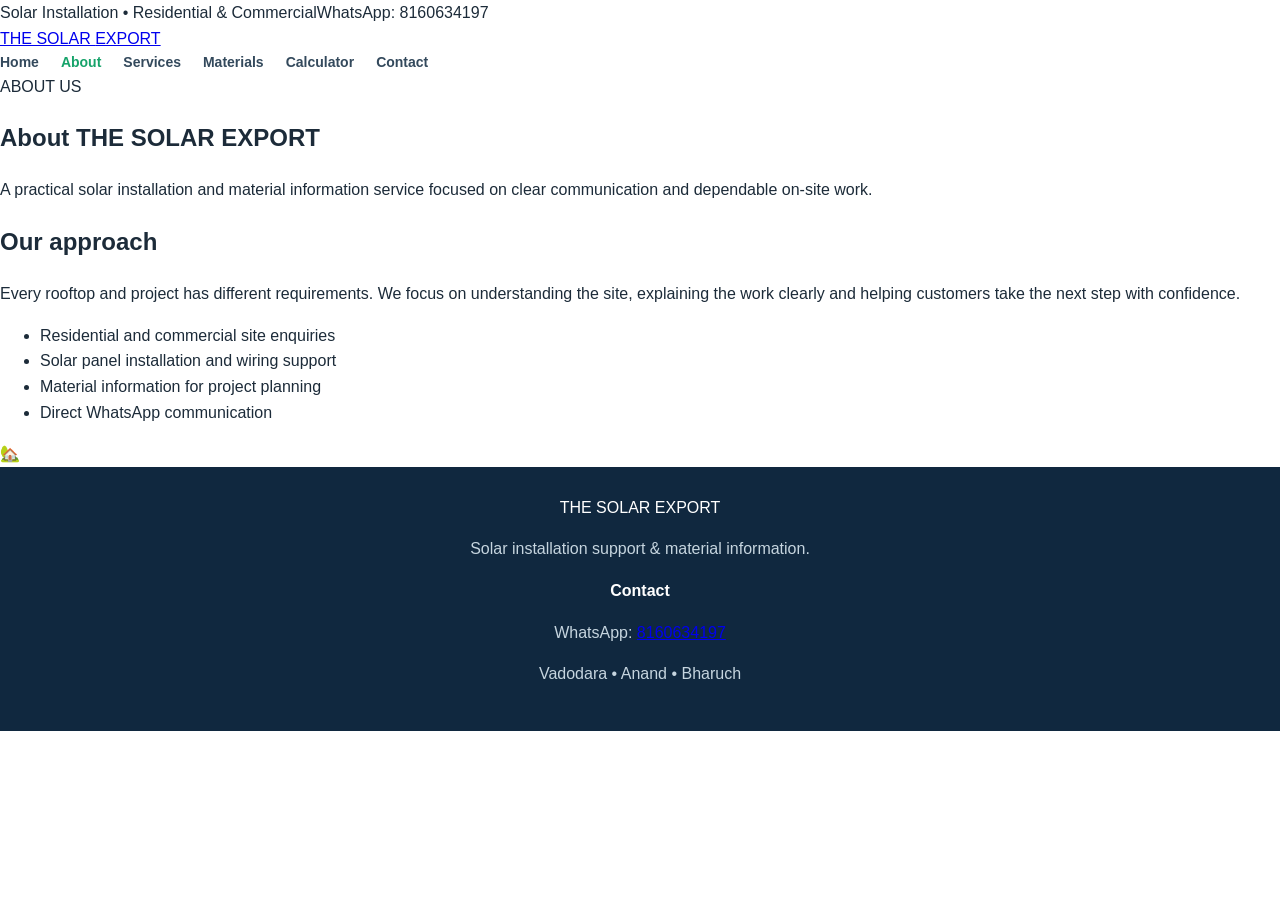
<file: about.html>
<!doctype html>
<html lang="en"><head><meta charset="utf-8"><meta name="viewport" content="width=device-width, initial-scale=1"><meta name="description" content="THE SOLAR EXPORT - Solar installation support, materials and enquiries."><title>About | THE SOLAR EXPORT</title><link rel="stylesheet" href="style.css"></head><body>
<div class="top"><span>Solar Installation • Residential & Commercial</span><span>WhatsApp: 8160634197</span></div>
<header><div class="nav"><a class="logo" href="index.html">THE SOLAR <span>EXPORT</span></a><nav><a class="" href="index.html">Home</a><a class="active" href="about.html">About</a><a class="" href="services.html">Services</a><a class="" href="materials.html">Materials</a><a class="" href="calculator.html">Calculator</a><a class="" href="contact.html">Contact</a></nav></div></header>

<section class="pagehead"><div class="container"><span class="tag">ABOUT US</span><h1>About THE SOLAR EXPORT</h1><p class="lead">A practical solar installation and material information service focused on clear communication and dependable on-site work.</p></div></section>
<section class="container split"><div><h2>Our approach</h2><p>Every rooftop and project has different requirements. We focus on understanding the site, explaining the work clearly and helping customers take the next step with confidence.</p><ul class="clean"><li>Residential and commercial site enquiries</li><li>Solar panel installation and wiring support</li><li>Material information for project planning</li><li>Direct WhatsApp communication</li></ul></div><div class="visual">🏡</div></section>

<footer><div class="foot"><div><div class="logo" style="color:white">THE SOLAR <span>EXPORT</span></div><p>Solar installation support & material information.</p></div><div><b>Contact</b><p>WhatsApp: <a href="https://wa.me/918160634197">8160634197</a></p><p>Vadodara • Anand • Bharuch</p></div></div></footer>
</body></html>
</file>
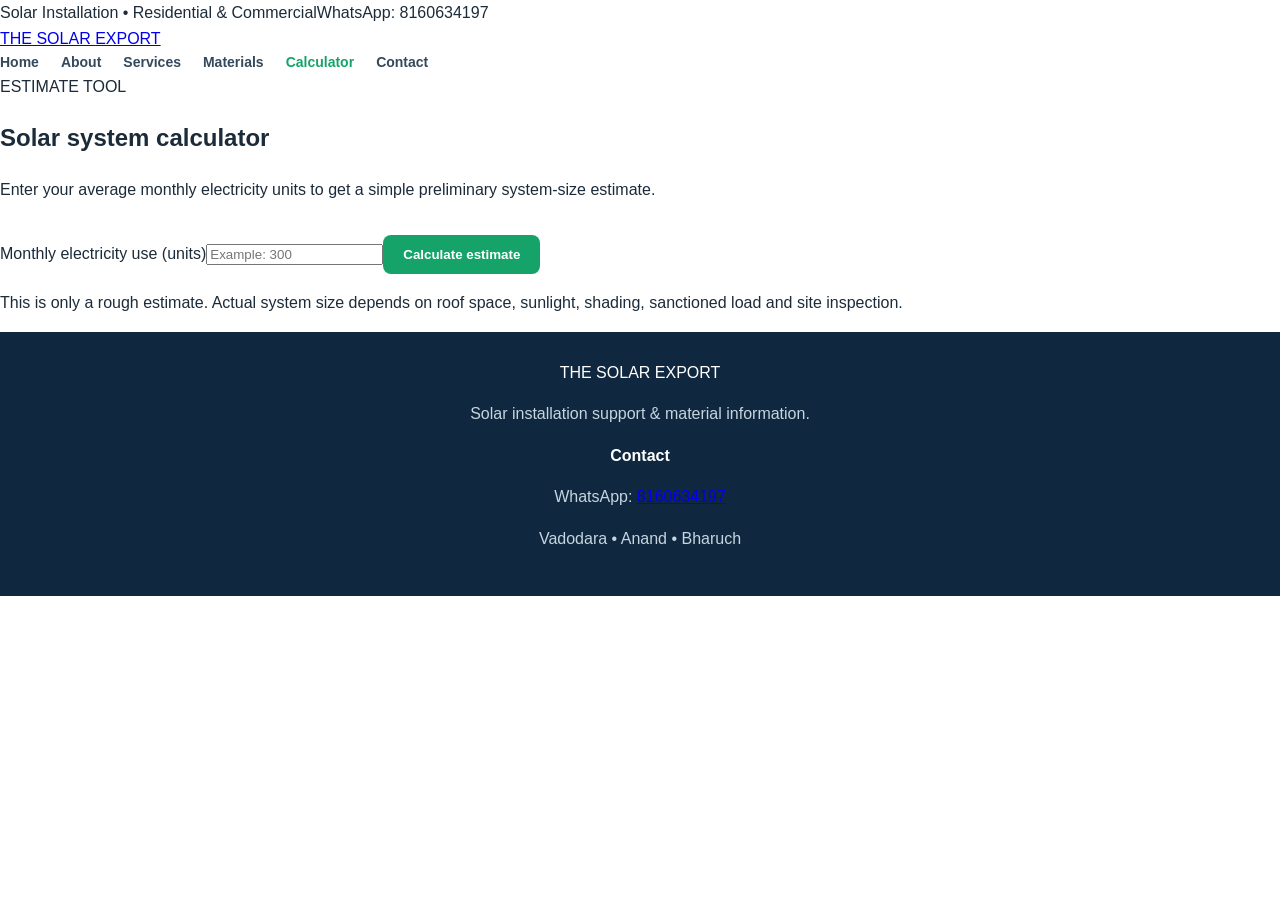
<file: calculator.html>
<!doctype html>
<html lang="en"><head><meta charset="utf-8"><meta name="viewport" content="width=device-width, initial-scale=1"><meta name="description" content="THE SOLAR EXPORT - Solar installation support, materials and enquiries."><title>Solar Calculator | THE SOLAR EXPORT</title><link rel="stylesheet" href="style.css"></head><body>
<div class="top"><span>Solar Installation • Residential & Commercial</span><span>WhatsApp: 8160634197</span></div>
<header><div class="nav"><a class="logo" href="index.html">THE SOLAR <span>EXPORT</span></a><nav><a class="" href="index.html">Home</a><a class="" href="about.html">About</a><a class="" href="services.html">Services</a><a class="" href="materials.html">Materials</a><a class="active" href="calculator.html">Calculator</a><a class="" href="contact.html">Contact</a></nav></div></header>

<section class="pagehead"><div class="container"><span class="tag">ESTIMATE TOOL</span><h1>Solar system calculator</h1><p class="lead">Enter your average monthly electricity units to get a simple preliminary system-size estimate.</p></div></section>
<section class="container"><div class="card form"><label for="units">Monthly electricity use (units)</label><input id="units" type="number" min="1" placeholder="Example: 300"><button class="btn dark" style="border:0;margin-top:16px;cursor:pointer" onclick="calc()">Calculate estimate</button><div id="out" class="result" aria-live="polite"></div><p class="lead">This is only a rough estimate. Actual system size depends on roof space, sunlight, shading, sanctioned load and site inspection.</p></div></section>
<script>function calc(){const u=Number(document.getElementById('units').value);const o=document.getElementById('out');if(!u||u<1){o.textContent='Please enter monthly units.';return;}const kw=(u/30/4).toFixed(1);o.textContent='Approximate system size: '+kw+' kW';}</script>

<footer><div class="foot"><div><div class="logo" style="color:white">THE SOLAR <span>EXPORT</span></div><p>Solar installation support & material information.</p></div><div><b>Contact</b><p>WhatsApp: <a href="https://wa.me/918160634197">8160634197</a></p><p>Vadodara • Anand • Bharuch</p></div></div></footer>
</body></html>
</file>
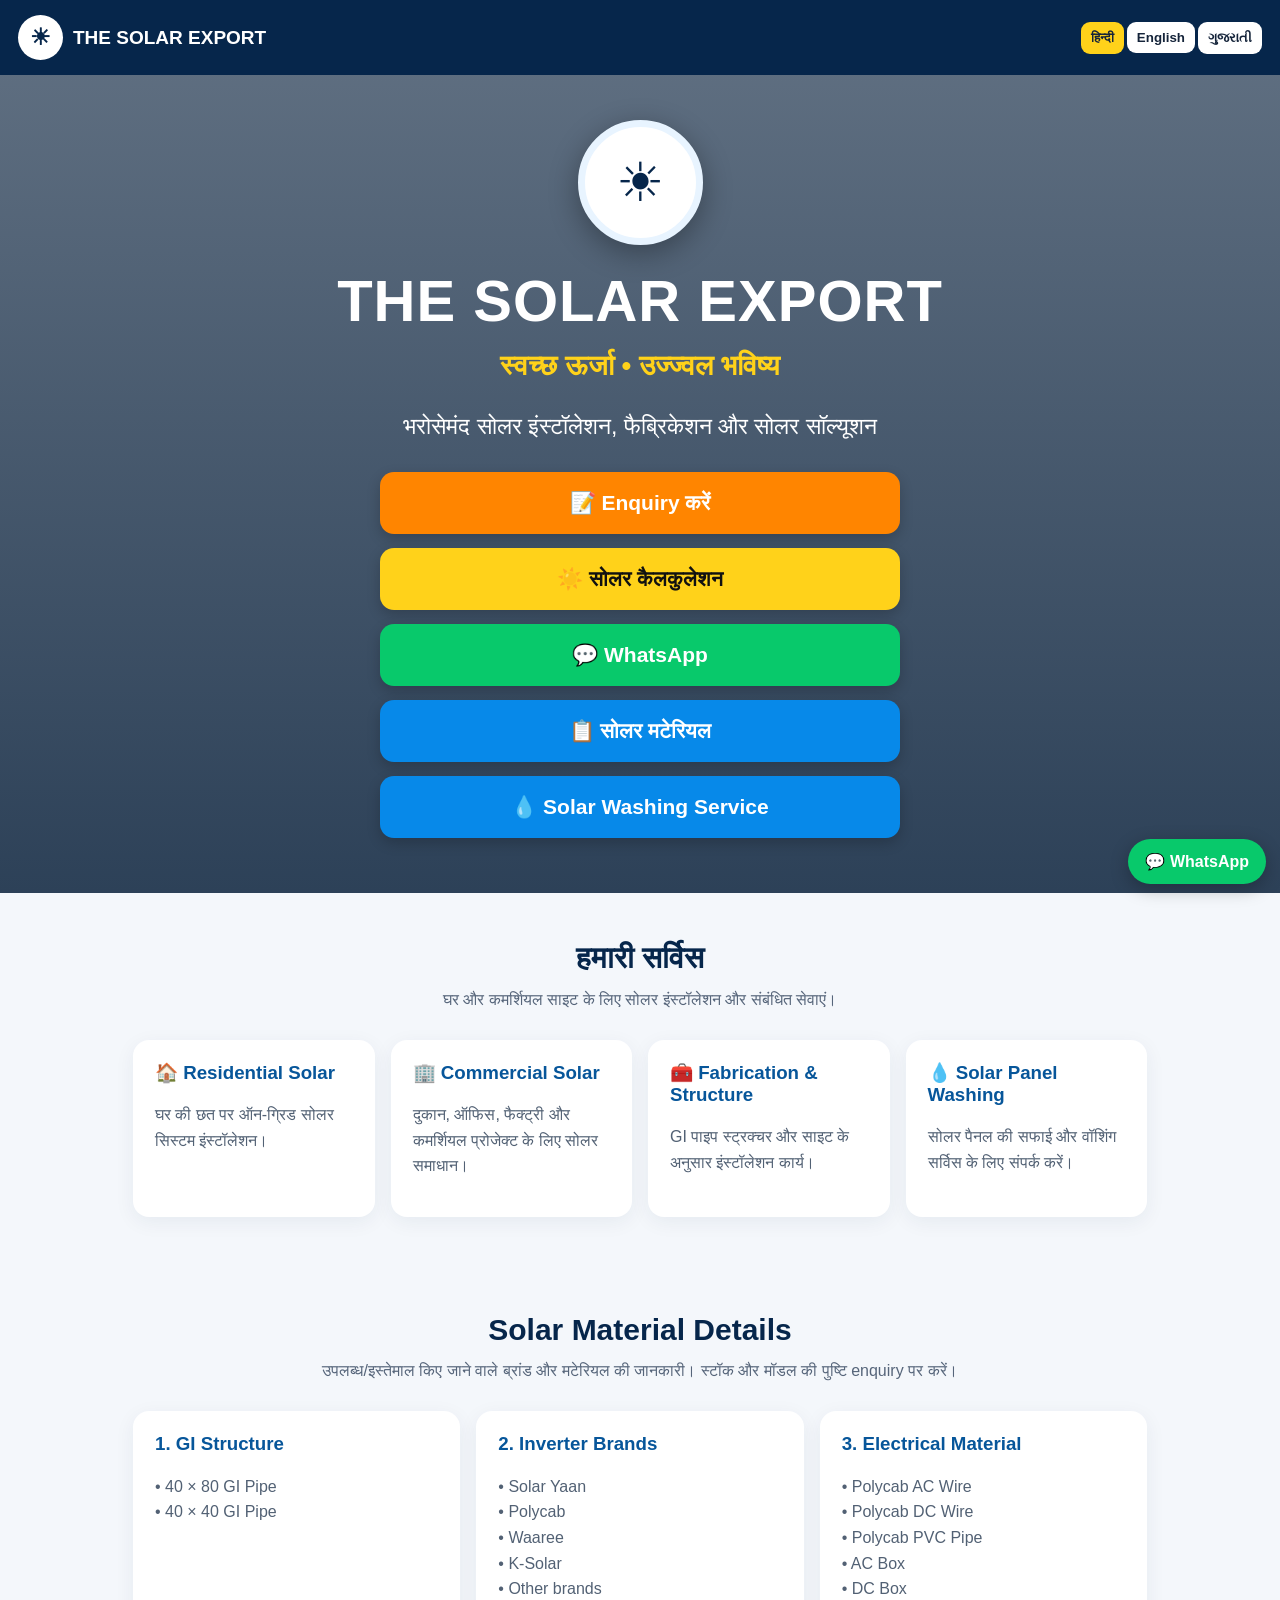
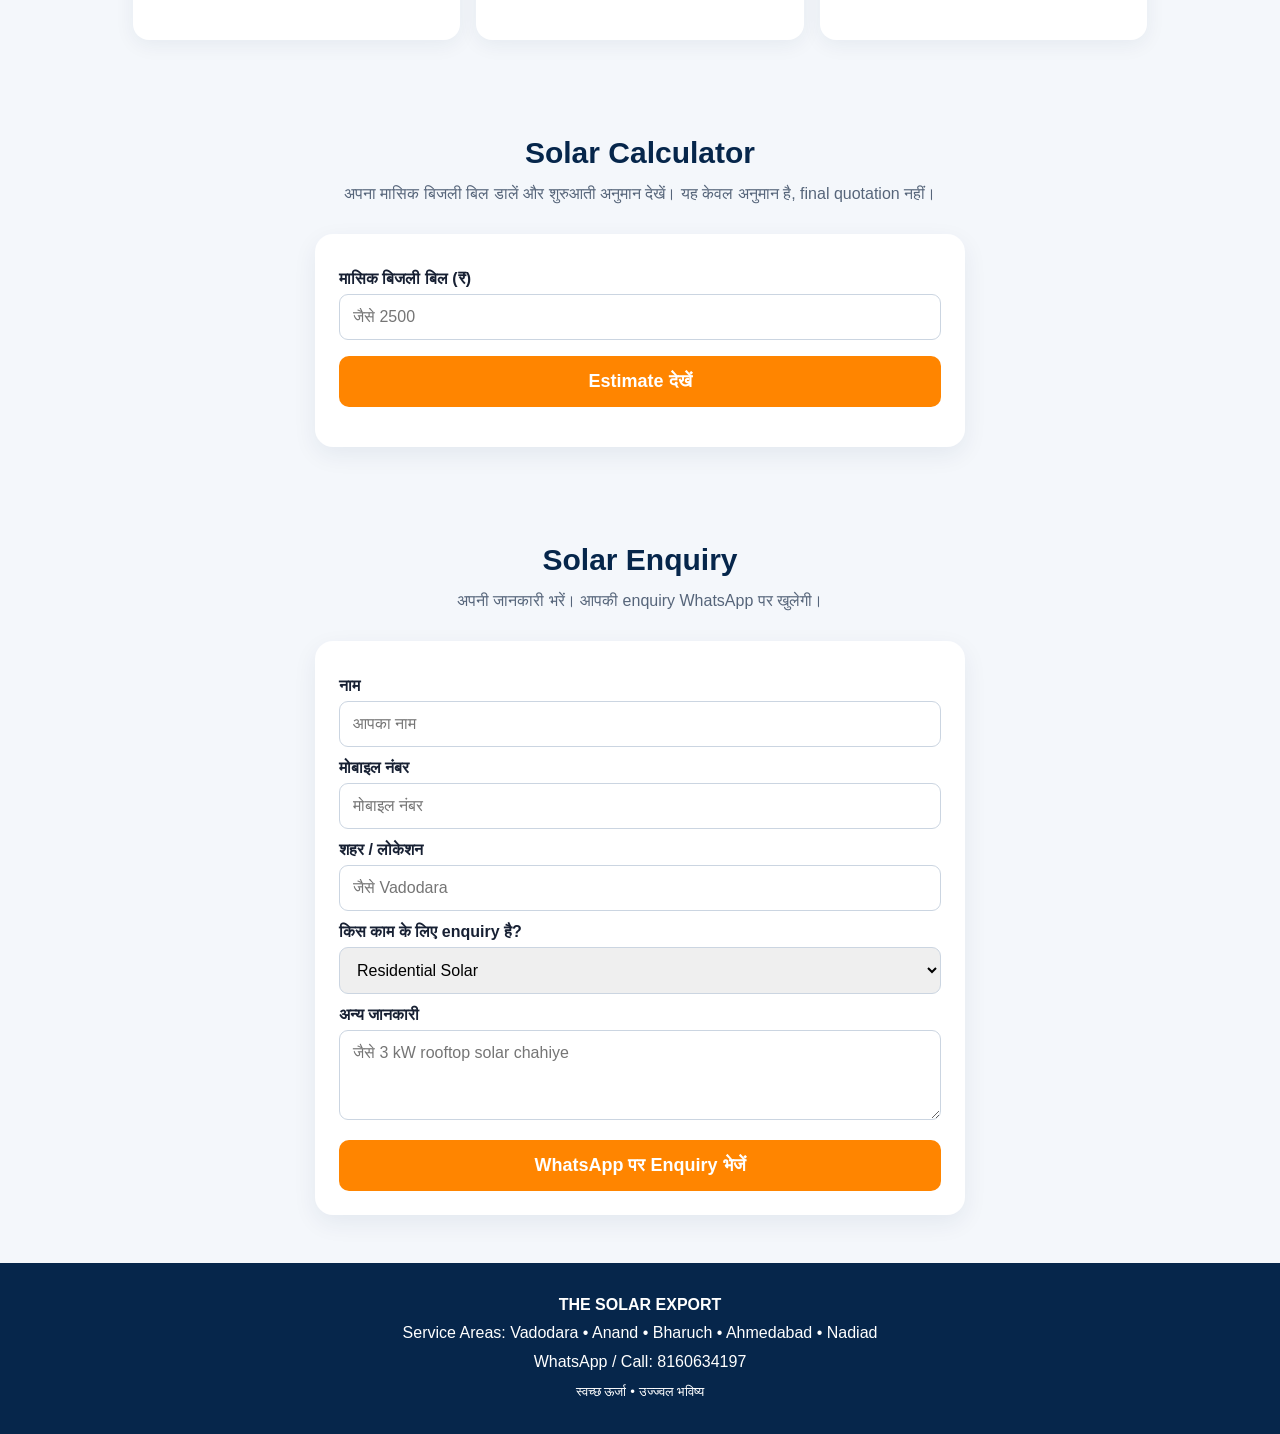
<file: index(5).html>
<!doctype html>
<html lang="hi">
<head>
<meta charset="utf-8">
<meta name="viewport" content="width=device-width, initial-scale=1">
<meta name="theme-color" content="#06264b">
<title>THE SOLAR EXPORT | Solar Energy Solutions</title>
<style>
:root{--navy:#06264b;--blue:#087bdc;--yellow:#ffd21a;--orange:#ff8500;--green:#08c96b}
*{box-sizing:border-box}html{scroll-behavior:smooth}body{margin:0;font-family:Arial,Helvetica,sans-serif;color:#172033;background:#f4f7fb}
header{background:var(--navy);color:white;padding:15px 18px;display:flex;align-items:center;justify-content:space-between;gap:12px;position:sticky;top:0;z-index:10}
.brand{display:flex;align-items:center;gap:10px;font-weight:800;font-size:19px}.logo{width:45px;height:45px;border-radius:50%;background:white;color:var(--navy);display:grid;place-items:center;font-size:23px}
.lang button{border:0;border-radius:9px;background:white;color:#15243a;padding:8px 10px;margin-left:3px;font-weight:700;cursor:pointer}.lang button.active{background:var(--yellow)}
.hero{min-height:650px;padding:45px 20px 55px;text-align:center;color:white;display:flex;flex-direction:column;align-items:center;justify-content:center;background:linear-gradient(180deg,rgba(1,25,52,.62),rgba(1,25,52,.82)),url('https://images.unsplash.com/photo-1509391366360-2e959784a276?auto=format&fit=crop&w=1600&q=85') center/cover}
.hero-logo{width:125px;height:125px;border-radius:50%;background:#fff;color:var(--navy);display:grid;place-items:center;font-size:54px;border:7px solid #e8f4ff;box-shadow:0 8px 30px #0005}
h1{font-size:clamp(32px,7vw,58px);margin:22px 0 8px;letter-spacing:1px}.tagline{color:var(--yellow);font-size:clamp(20px,4vw,28px);font-weight:800;margin:8px 0 18px}.intro{font-size:clamp(17px,3vw,23px);max-width:760px;line-height:1.5;margin:8px auto 28px}
.actions{width:min(100%,520px);display:grid;gap:14px}.action{display:block;text-decoration:none;border:0;border-radius:14px;padding:19px 15px;font-size:21px;font-weight:800;color:white;box-shadow:0 5px 14px #0003;cursor:pointer}.enquiry{background:var(--orange)}.calc{background:var(--yellow);color:#111}.wa{background:var(--green)}.materials{background:#0789e9}
section{padding:48px 18px;max-width:1050px;margin:auto}section h2{text-align:center;color:var(--navy);font-size:30px;margin:0 0 22px}.sub{text-align:center;color:#56657a;margin:-10px auto 28px;max-width:720px;line-height:1.5}
.cards{display:grid;grid-template-columns:repeat(auto-fit,minmax(220px,1fr));gap:16px}.card{background:white;border-radius:16px;padding:22px;box-shadow:0 5px 20px #0b2c5010}.card h3{color:#07569a;margin-top:0}.card p{line-height:1.6;color:#526174}
.calcbox,.formbox{background:white;border-radius:18px;padding:24px;max-width:650px;margin:auto;box-shadow:0 8px 25px #0b2c5012}
label{display:block;font-weight:700;margin:12px 0 6px}input,select,textarea{width:100%;padding:13px;border:1px solid #cbd5e1;border-radius:9px;font:inherit}textarea{min-height:90px}.result{font-size:19px;font-weight:800;color:#07569a;margin-top:16px;line-height:1.5}.submit{margin-top:16px;width:100%;border:0;border-radius:10px;padding:15px;background:var(--orange);color:white;font-size:18px;font-weight:800;cursor:pointer}
footer{background:var(--navy);color:white;text-align:center;padding:28px 16px;line-height:1.8}.float{position:fixed;right:14px;bottom:16px;z-index:9;background:var(--green);color:white;text-decoration:none;padding:13px 17px;border-radius:30px;font-weight:800;box-shadow:0 5px 18px #0004}
@media(max-width:520px){header{padding:11px}.brand{font-size:15px}.logo{width:38px;height:38px}.lang button{padding:7px 8px;font-size:12px}.hero{min-height:620px}.action{font-size:19px;padding:17px 12px}}
</style>
</head>
<body>
<header>
  <div class="brand"><div class="logo">☀</div><span>THE SOLAR EXPORT</span></div>
  <div class="lang"><button class="active" onclick="setLang('hi',this)">हिन्दी</button><button onclick="setLang('en',this)">English</button><button onclick="setLang('gu',this)">ગુજરાતી</button></div>
</header>
<main>
<div class="hero">
  <div class="hero-logo">☀</div>
  <h1>THE SOLAR EXPORT</h1>
  <div class="tagline" id="tagline">स्वच्छ ऊर्जा • उज्ज्वल भविष्य</div>
  <p class="intro" id="intro">भरोसेमंद सोलर इंस्टॉलेशन, फैब्रिकेशन और सोलर सॉल्यूशन</p>
  <div class="actions">
    <a class="action enquiry" href="#enquiry" id="btnEnq">📝 Enquiry करें</a>
    <a class="action calc" href="#calculator" id="btnCalc">☀️ सोलर कैलकुलेशन</a>
    <a class="action wa" href="https://wa.me/918160634197?text=Namaste%2C%20mujhe%20solar%20system%20ki%20jankari%20chahiye" target="_blank" rel="noopener">💬 WhatsApp</a>
    <a class="action materials" href="#materials" id="btnMat">📋 सोलर मटेरियल</a>
    <a class="action materials" href="#services" id="btnWash">💧 Solar Washing Service</a>
  </div>
</div>

<section id="services">
<h2 id="serviceTitle">हमारी सर्विस</h2>
<p class="sub" id="serviceSub">घर और कमर्शियल साइट के लिए सोलर इंस्टॉलेशन और संबंधित सेवाएं।</p>
<div class="cards">
 <article class="card"><h3>🏠 Residential Solar</h3><p>घर की छत पर ऑन-ग्रिड सोलर सिस्टम इंस्टॉलेशन।</p></article>
 <article class="card"><h3>🏢 Commercial Solar</h3><p>दुकान, ऑफिस, फैक्ट्री और कमर्शियल प्रोजेक्ट के लिए सोलर समाधान।</p></article>
 <article class="card"><h3>🧰 Fabrication & Structure</h3><p>GI पाइप स्ट्रक्चर और साइट के अनुसार इंस्टॉलेशन कार्य।</p></article>
 <article class="card"><h3>💧 Solar Panel Washing</h3><p>सोलर पैनल की सफाई और वॉशिंग सर्विस के लिए संपर्क करें।</p></article>
</div>
</section>

<section id="materials">
<h2>Solar Material Details</h2>
<p class="sub">उपलब्ध/इस्तेमाल किए जाने वाले ब्रांड और मटेरियल की जानकारी। स्टॉक और मॉडल की पुष्टि enquiry पर करें।</p>
<div class="cards">
 <article class="card"><h3>1. GI Structure</h3><p>• 40 × 80 GI Pipe<br>• 40 × 40 GI Pipe</p></article>
 <article class="card"><h3>2. Inverter Brands</h3><p>• Solar Yaan<br>• Polycab<br>• Waaree<br>• K-Solar<br>• Other brands</p></article>
 <article class="card"><h3>3. Electrical Material</h3><p>• Polycab AC Wire<br>• Polycab DC Wire<br>• Polycab PVC Pipe<br>• AC Box<br>• DC Box</p></article>
</div>
</section>

<section id="calculator">
<h2 id="calcTitle">Solar Calculator</h2>
<p class="sub" id="calcSub">अपना मासिक बिजली बिल डालें और शुरुआती अनुमान देखें। यह केवल अनुमान है, final quotation नहीं।</p>
<div class="calcbox">
<label for="bill" id="billLabel">मासिक बिजली बिल (₹)</label>
<input id="bill" type="number" min="0" placeholder="जैसे 2500">
<button class="submit" onclick="calculate()" id="calcButton">Estimate देखें</button>
<div class="result" id="result" aria-live="polite"></div>
</div>
</section>

<section id="enquiry">
<h2 id="enqTitle">Solar Enquiry</h2>
<p class="sub" id="enqSub">अपनी जानकारी भरें। आपकी enquiry WhatsApp पर खुलेगी।</p>
<div class="formbox">
<label for="name">नाम</label><input id="name" placeholder="आपका नाम">
<label for="phone">मोबाइल नंबर</label><input id="phone" type="tel" placeholder="मोबाइल नंबर">
<label for="city">शहर / लोकेशन</label><input id="city" placeholder="जैसे Vadodara">
<label for="need">किस काम के लिए enquiry है?</label>
<select id="need"><option>Residential Solar</option><option>Commercial Solar</option><option>Solar Material</option><option>Solar Washing</option><option>Other</option></select>
<label for="message">अन्य जानकारी</label><textarea id="message" placeholder="जैसे 3 kW rooftop solar chahiye"></textarea>
<button class="submit" onclick="sendEnquiry()">WhatsApp पर Enquiry भेजें</button>
</div>
</section>
</main>
<footer>
<strong>THE SOLAR EXPORT</strong><br>
Service Areas: Vadodara • Anand • Bharuch • Ahmedabad • Nadiad<br>
WhatsApp / Call: 8160634197<br>
<small>स्वच्छ ऊर्जा • उज्ज्वल भविष्य</small>
</footer>
<a class="float" href="https://wa.me/918160634197" target="_blank" rel="noopener">💬 WhatsApp</a>
<script>
function calculate(){
 const bill=Number(document.getElementById('bill').value);
 const out=document.getElementById('result');
 if(!bill||bill<0){out.textContent='कृपया सही मासिक बिल डालें।';return}
 const units=bill/7.5, kw=units/120;
 out.textContent='अनुमानित उपयोग: '+Math.round(units)+' यूनिट/माह | शुरुआती सिस्टम साइज: लगभग '+Math.max(1,Math.round(kw*10)/10)+' kW. सही साइज के लिए बिजली बिल और छत की जगह जांचना जरूरी है।';
}
function sendEnquiry(){
 const n=document.getElementById('name').value.trim(),p=document.getElementById('phone').value.trim(),c=document.getElementById('city').value.trim(),need=document.getElementById('need').value,m=document.getElementById('message').value.trim();
 if(!n||!p){alert('कृपया नाम और मोबाइल नंबर भरें।');return}
 const msg=`Solar Enquiry%0AName: ${encodeURIComponent(n)}%0APhone: ${encodeURIComponent(p)}%0ALocation: ${encodeURIComponent(c)}%0ARequirement: ${encodeURIComponent(need)}%0ADetails: ${encodeURIComponent(m)}`;
 window.open('https://wa.me/918160634197?text='+msg,'_blank');
}
const translations={
 hi:{tag:'स्वच्छ ऊर्जा • उज्ज्वल भविष्य',intro:'भरोसेमंद सोलर इंस्टॉलेशन, फैब्रिकेशन और सोलर सॉल्यूशन',enq:'📝 Enquiry करें',calc:'☀️ सोलर कैलकुलेशन',mat:'📋 सोलर मटेरियल',wash:'💧 Solar Washing Service',st:'हमारी सर्विस',ss:'घर और कमर्शियल साइट के लिए सोलर इंस्टॉलेशन और संबंधित सेवाएं।',ct:'Solar Calculator',cs:'अपना मासिक बिजली बिल डालें और शुरुआती अनुमान देखें। यह केवल अनुमान है, final quotation नहीं।',bl:'मासिक बिजली बिल (₹)',cb:'Estimate देखें',et:'Solar Enquiry',es:'अपनी जानकारी भरें। आपकी enquiry WhatsApp पर खुलेगी।'},
 en:{tag:'Clean Energy • Bright Future',intro:'Trusted solar installation, fabrication and solar solutions',enq:'📝 Enquire Now',calc:'☀️ Solar Calculator',mat:'📋 Solar Materials',wash:'💧 Solar Washing Service',st:'Our Services',ss:'Solar installation and related services for homes and commercial sites.',ct:'Solar Calculator',cs:'Enter your monthly electricity bill for an initial estimate. This is not a final quotation.',bl:'Monthly electricity bill (₹)',cb:'Get Estimate',et:'Solar Enquiry',es:'Fill in your details. Your enquiry will open in WhatsApp.'},
 gu:{tag:'સ્વચ્છ ઊર્જા • ઉજ્જવળ ભવિષ્ય',intro:'વિશ્વસનીય સોલર ઇન્સ્ટોલેશન, ફેબ્રિકેશન અને સોલર સોલ્યુશન્સ',enq:'📝 પૂછપરછ કરો',calc:'☀️ સોલર કેલ્ક્યુલેશન',mat:'📋 સોલર મટિરિયલ',wash:'💧 સોલર વોશિંગ સર્વિસ',st:'અમારી સેવાઓ',ss:'ઘર અને કોમર્શિયલ સાઇટ માટે સોલર ઇન્સ્ટોલેશન અને સંબંધિત સેવાઓ.',ct:'સોલર કેલ્ક્યુલેટર',cs:'પ્રારંભિક અંદાજ માટે તમારું માસિક વીજળી બિલ દાખલ કરો. આ અંતિમ ક્વોટેશન નથી.',bl:'માસિક વીજળી બિલ (₹)',cb:'અંદાજ જુઓ',et:'સોલર પૂછપરછ',es:'તમારી વિગતો ભરો. પૂછપરછ WhatsAppમાં ખુલશે.'}
};
function setLang(lang,btn){
 document.querySelectorAll('.lang button').forEach(b=>b.classList.remove('active'));btn.classList.add('active');
 const t=translations[lang];for(const [id,key] of [['tagline','tag'],['intro','intro'],['btnEnq','enq'],['btnCalc','calc'],['btnMat','mat'],['btnWash','wash'],['serviceTitle','st'],['serviceSub','ss'],['calcTitle','ct'],['calcSub','cs'],['billLabel','bl'],['calcButton','cb'],['enqTitle','et'],['enqSub','es']])document.getElementById(id).textContent=t[key];
}
</script>
</body></html>
</file>
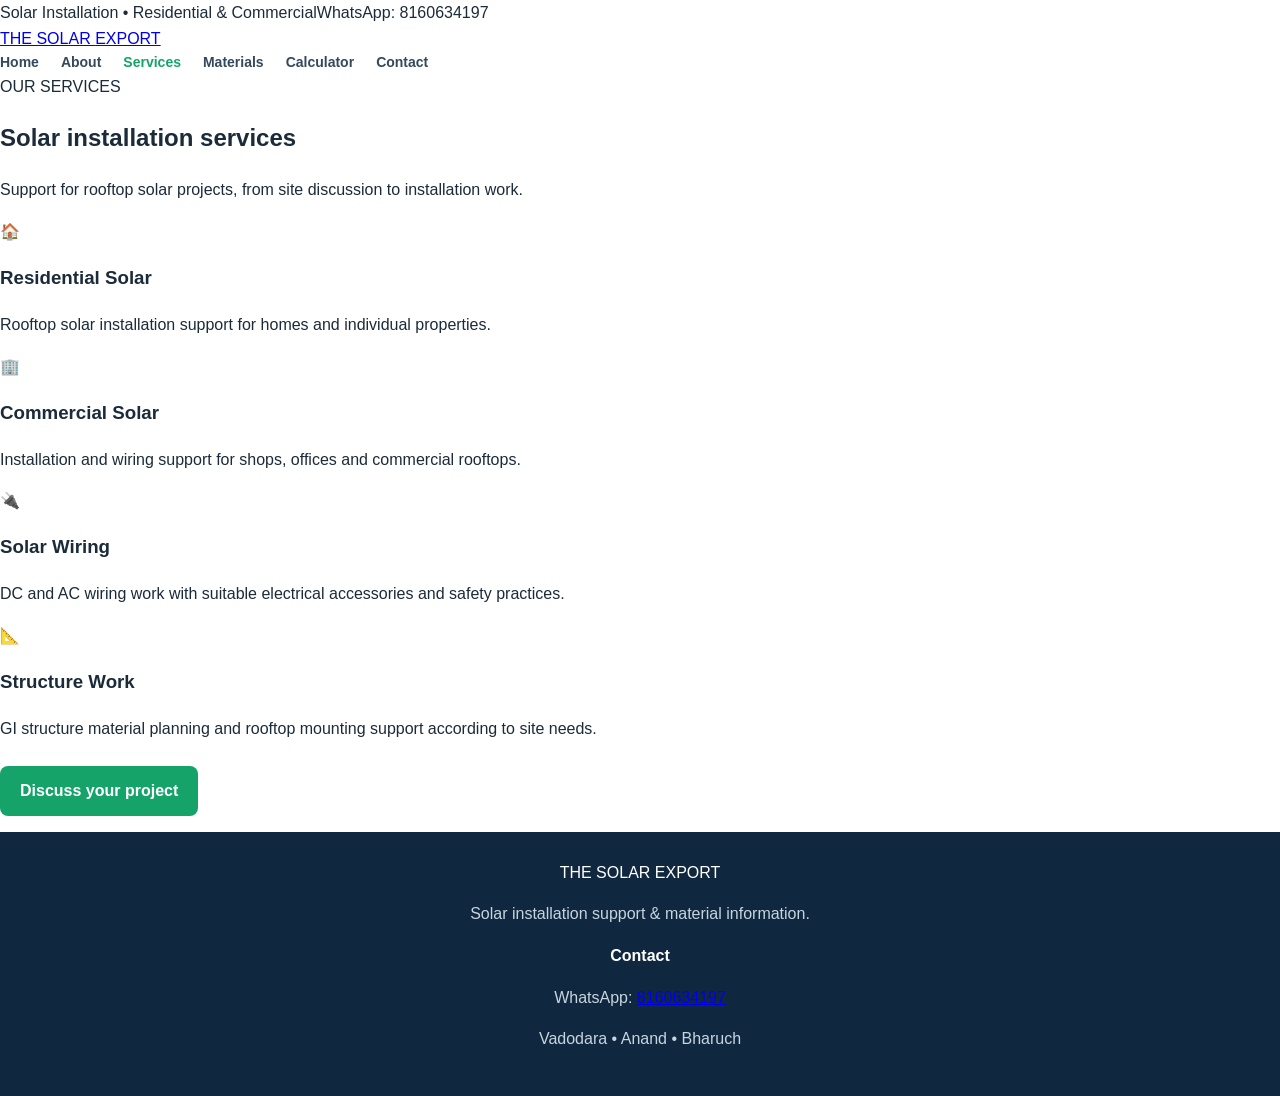
<file: services.html>
<!doctype html>
<html lang="en"><head><meta charset="utf-8"><meta name="viewport" content="width=device-width, initial-scale=1"><meta name="description" content="THE SOLAR EXPORT - Solar installation support, materials and enquiries."><title>Services | THE SOLAR EXPORT</title><link rel="stylesheet" href="style.css"></head><body>
<div class="top"><span>Solar Installation • Residential & Commercial</span><span>WhatsApp: 8160634197</span></div>
<header><div class="nav"><a class="logo" href="index.html">THE SOLAR <span>EXPORT</span></a><nav><a class="" href="index.html">Home</a><a class="" href="about.html">About</a><a class="active" href="services.html">Services</a><a class="" href="materials.html">Materials</a><a class="" href="calculator.html">Calculator</a><a class="" href="contact.html">Contact</a></nav></div></header>

<section class="pagehead"><div class="container"><span class="tag">OUR SERVICES</span><h1>Solar installation services</h1><p class="lead">Support for rooftop solar projects, from site discussion to installation work.</p></div></section>
<section class="container"><div class="grid">
<div class="card"><div class="icon">🏠</div><h3>Residential Solar</h3><p>Rooftop solar installation support for homes and individual properties.</p></div>
<div class="card"><div class="icon">🏢</div><h3>Commercial Solar</h3><p>Installation and wiring support for shops, offices and commercial rooftops.</p></div>
<div class="card"><div class="icon">🔌</div><h3>Solar Wiring</h3><p>DC and AC wiring work with suitable electrical accessories and safety practices.</p></div>
<div class="card"><div class="icon">📐</div><h3>Structure Work</h3><p>GI structure material planning and rooftop mounting support according to site needs.</p></div>
</div><p style="margin-top:25px"><a class="btn dark" href="contact.html">Discuss your project</a></p></section>

<footer><div class="foot"><div><div class="logo" style="color:white">THE SOLAR <span>EXPORT</span></div><p>Solar installation support & material information.</p></div><div><b>Contact</b><p>WhatsApp: <a href="https://wa.me/918160634197">8160634197</a></p><p>Vadodara • Anand • Bharuch</p></div></div></footer>
</body></html>
</file>
<file: style.css>
*{box-sizing:border-box} :root{--navy:#10283f;--green:#16a36a;--gold:#f3b642;--muted:#667788;--bg:#f5f8fa}body{margin:0;font-family:Arial,Helvetica,sans-serif;color:#1c2b39;background:#fff;line-height:1.6}.site-header{display:flex;align-items:center;justify-content:space-between;padding:15px max(5%,calc((100% - 1160px)/2));background:#fff;box-shadow:0 2px 14px #10283f12;position:sticky;top:0;z-index:10}.brand{font-weight:900;color:var(--navy);font-size:20px;text-decoration:none;letter-spacing:.4px}.brand span{color:var(--green)}nav{display:flex;gap:22px}nav a{color:#33495c;text-decoration:none;font-weight:700;font-size:14px}nav a:hover,nav a.active{color:var(--green)}.menu-toggle{display:none;border:0;background:none;font-size:25px}.hero{background:linear-gradient(120deg,#10283f,#164b55);color:white;padding:75px max(7%,calc((100% - 1120px)/2));display:grid;grid-template-columns:1.2fr .8fr;align-items:center;gap:30px;min-height:390px}.eyebrow{color:var(--green);font-weight:800;letter-spacing:2px;font-size:12px}.hero .eyebrow{color:#8ee0b7}.hero h1{font-size:clamp(36px,5vw,58px);line-height:1.1;margin:10px 0 18px}.hero h1 span{color:#8ee0b7}.hero p{max-width:550px;color:#d7e5eb}.btn{display:inline-block;background:var(--green);color:white;border:0;border-radius:8px;padding:12px 20px;text-decoration:none;font-weight:800;cursor:pointer}.btn:hover{filter:brightness(.94)}.hero-art{font-size:100px;text-align:center}.solar-roof{font-size:26px;letter-spacing:9px;color:#8ee0b7;background:#ffffff16;border:2px solid #8ee0b7;border-radius:14px;padding:18px;transform:rotate(-7deg);display:inline-block}.section{max-width:1120px;margin:auto;padding:55px 22px}.section-heading{text-align:center;margin-bottom:28px}.section-heading h2,.page-hero h1{font-size:34px;margin:4px 0;color:var(--navy)}.section-heading p{color:var(--muted)}.enquiry-section{max-width:900px}.form-card,.upload-panel,.contact-card{background:#fff;border:1px solid #e1e9ee;box-shadow:0 10px 30px #10283f0b;border-radius:16px;padding:26px}.form-grid{display:grid;grid-template-columns:1fr 1fr;gap:18px}.form-grid label{font-weight:700;font-size:14px;color:#34495b}.form-grid input,.form-grid textarea{display:block;width:100%;margin-top:7px;padding:12px;border:1px solid #d6e0e6;border-radius:8px;font:inherit;font-weight:400}.form-grid input:focus,.form-grid textarea:focus{outline:2px solid #b5ead1;border-color:var(--green)}.full{grid-column:1/-1}.location-row{display:flex;gap:8px}.location-row input{min-width:0}.btn-light{background:#e8f7ef;color:#087a4a;white-space:nowrap;padding:9px 12px}.submit-btn{margin-top:20px;width:100%}.form-note{font-size:12px;color:var(--muted)}.tile-grid,.product-grid{display:grid;grid-template-columns:repeat(3,1fr);gap:18px}.tile,.product-card{padding:24px;border:1px solid #e3ebef;border-radius:14px;background:#fff;text-decoration:none;color:inherit;box-shadow:0 6px 20px #10283f08}.tile:hover,.product-card:hover{transform:translateY(-3px);box-shadow:0 12px 25px #10283f12}.tile span,.product-icon{font-size:34px}.tile h3,.product-card h2,.product-card h3{color:var(--navy);margin:8px 0}.tile p,.product-card p{color:var(--muted);font-size:14px}.page-hero{text-align:center;background:var(--bg);padding:55px 20px}.page-hero p{color:var(--muted);margin:5px auto;max-width:650px}.product-grid{grid-template-columns:repeat(3,1fr)}.product-card{display:flex;flex-direction:column;align-items:flex-start}.text-link{margin-top:auto;padding:10px 0 0;border:0;background:none;color:var(--green);font-weight:800;cursor:pointer;font-size:14px}.brand-heading{color:var(--navy);margin:15px 0 22px}.brand-heading:not(:first-child){margin-top:42px}.notice{margin-top:28px;padding:16px;border-left:4px solid var(--gold);background:#fff8e8;color:#6b5527;border-radius:5px;font-size:13px}.upload-panel{margin-bottom:30px}.upload-panel input{margin:12px 0}.gallery-grid{display:grid;grid-template-columns:repeat(3,1fr);gap:14px}.gallery-grid img{width:100%;height:220px;object-fit:cover;border-radius:12px;border:1px solid #e1e9ee}.empty-gallery{padding:35px;text-align:center;color:var(--muted);background:var(--bg);border-radius:12px;grid-column:1/-1}.contact-card{text-align:center;max-width:550px;margin:auto}.contact-icon{font-size:48px}.phone-number{font-weight:900;color:var(--navy);font-size:20px}footer{background:var(--navy);color:white;text-align:center;padding:28px 20px}footer p,footer small{color:#c6d5df}.whatsapp-float{position:fixed;right:18px;bottom:18px;background:#20b866;color:#fff;padding:12px 17px;border-radius:30px;text-decoration:none;font-weight:800;box-shadow:0 5px 18px #0003;z-index:9}@media(max-width:760px){.site-header{padding:12px 18px}.menu-toggle{display:block}nav{display:none;position:absolute;top:62px;left:0;right:0;background:white;padding:15px 22px;box-shadow:0 8px 12px #0001;flex-direction:column;gap:13px}nav.open{display:flex}.hero{grid-template-columns:1fr;padding:48px 24px;text-align:center}.hero-art{font-size:65px}.section{padding:40px 17px}.form-card{padding:18px}.form-grid{grid-template-columns:1fr}.full{grid-column:auto}.tile-grid,.product-grid{grid-template-columns:1fr 1fr}.gallery-grid{grid-template-columns:1fr 1fr}.gallery-grid img{height:160px}.section-heading h2,.page-hero h1{font-size:28px}}@media(max-width:420px){.tile-grid,.product-grid,.gallery-grid{grid-template-columns:1fr}.location-row{flex-direction:column}.location-row .btn{width:100%}}
</file>
